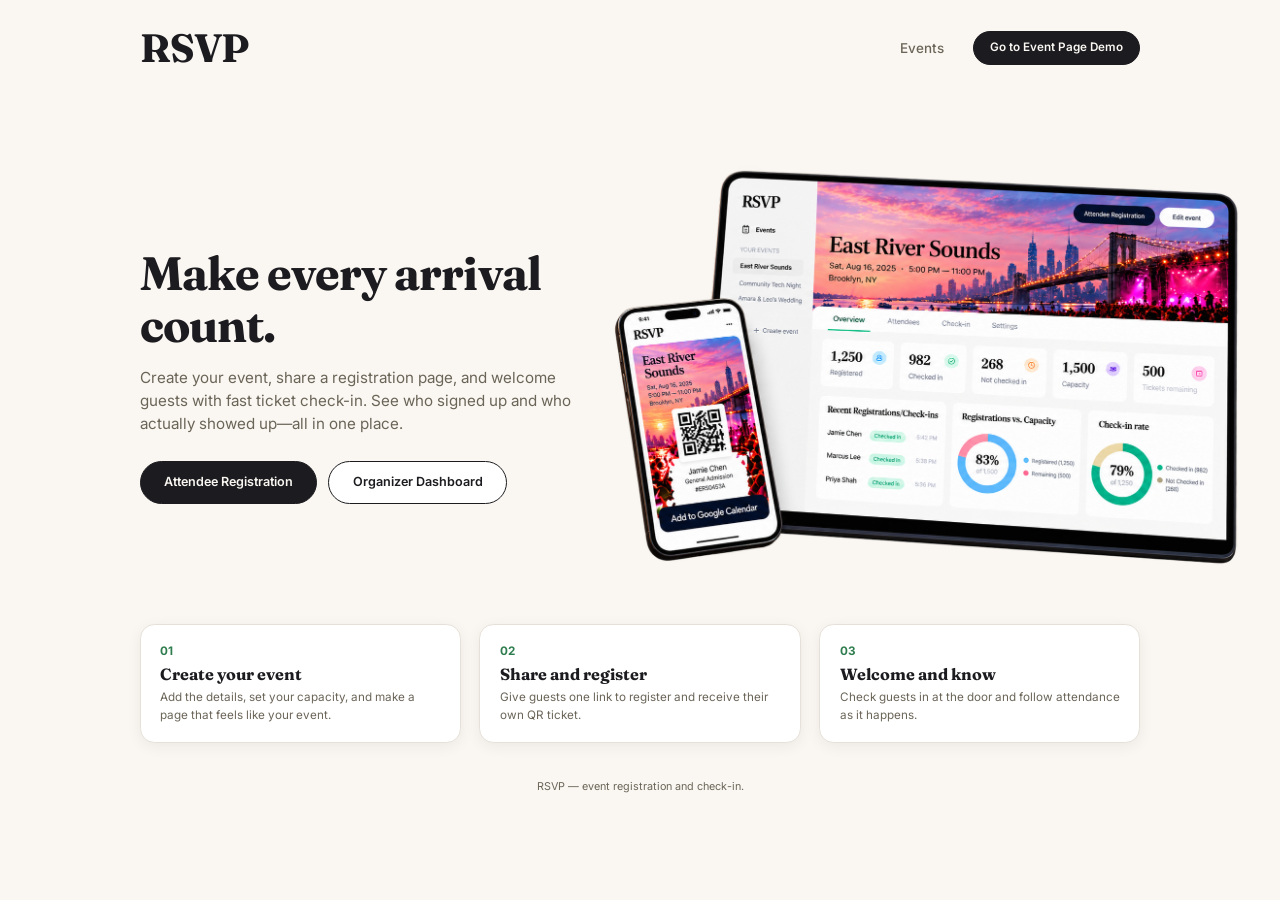
<file: index.html>
<!DOCTYPE html>
<html lang="en">
<head>
<meta charset="UTF-8">
<meta name="viewport" content="width=device-width, initial-scale=1.0">
<title>RSVP | Make every arrival count</title>
<link rel="stylesheet" href="theme.css">
<link rel="stylesheet" href="landing.css">
</head>
<body class="landing-page">

<div class="container landing-main">
  <nav class="nav">
    <a href="index.html" class="wordmark">RSVP</a>
    <div class="nav-links">
      <a href="dashboard.html">Events</a>
      <a href="public-event.html?event=community-tech-night" class="btn btn-primary btn-sm">Go to Event Page Demo</a>
    </div>
  </nav>

  <section class="hero">
    <div class="hero-copy">
      <h1>Make every arrival count.</h1>
      <p>Create your event, share a registration page, and welcome guests with fast ticket check-in. See who signed up and who actually showed up&mdash;all in one place.</p>
      <div class="hero-actions">
        <a href="public-event.html?event=community-tech-night" class="btn btn-primary">Attendee Registration</a>
        <a href="workspace.html?event=community-tech-night" class="btn btn-secondary btn-organizer-dashboard">Organizer Dashboard</a>
      </div>
    </div>

    <div class="hero-visual">
      <img class="hero-devices-img" src="assets/landing/hero-devices.png" alt="RSVP dashboard and ticket preview on laptop and phone">
      <!-- Live stats mockup card, hidden for now in favor of the device
           image above — kept in the DOM (not deleted) in case we want to
           swap back to it later. -->
      <div class="hero-backdrop placeholder-art" hidden></div>
      <div class="hero-preview-card" hidden>
        <div class="event-name">Community Tech Night</div>
        <div class="event-meta">Thu, Oct 15, 2026 &middot; Brooklyn, NY</div>
        <div class="hero-stats">
          <div class="hero-stat"><span class="n">80</span><span class="l">Capacity</span></div>
          <div class="hero-stat"><span class="n">54</span><span class="l">Registered</span></div>
          <div class="hero-stat"><span class="n">36</span><span class="l">Checked in</span></div>
        </div>
        <div class="hero-progress-label">
          <span>36 of 54 arrived</span>
          <span>67%</span>
        </div>
        <div class="progress-bar"><div class="progress-bar-fill" style="width:67%"></div></div>
        <div class="hero-guest-row">
          <span class="guest-name">Jamie Chen</span>
          <span class="badge badge-success">Checked in</span>
        </div>
        <div class="hero-guest-row">
          <span class="guest-name">Priya Shah</span>
          <span class="badge badge-success">Checked in</span>
        </div>
        <div class="hero-guest-row">
          <span class="guest-name">Sam Okafor</span>
          <span class="badge badge-success">Checked in</span>
        </div>
      </div>
    </div>
  </section>

  <section class="feature-row">
    <div class="card">
      <div class="step">01</div>
      <h3>Create your event</h3>
      <p>Add the details, set your capacity, and make a page that feels like your event.</p>
    </div>
    <div class="card">
      <div class="step">02</div>
      <h3>Share and register</h3>
      <p>Give guests one link to register and receive their own QR ticket.</p>
    </div>
    <div class="card">
      <div class="step">03</div>
      <h3>Welcome and know</h3>
      <p>Check guests in at the door and follow attendance as it happens.</p>
    </div>
  </section>
</div>

<footer class="site-footer">
  <div class="container">RSVP &mdash; event registration and check-in.</div>
</footer>

</body>
</html>
</file>
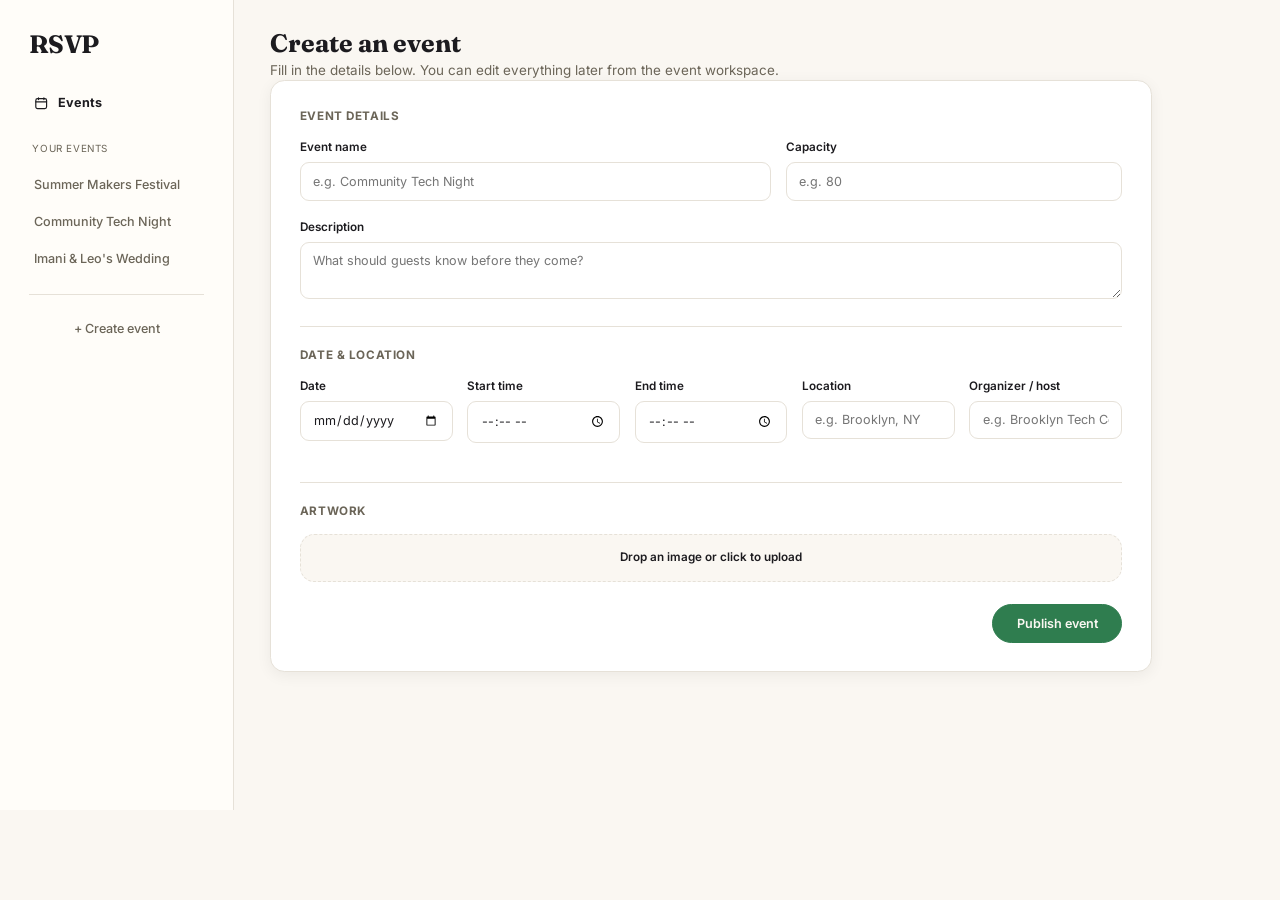
<file: create-event.html>
<!DOCTYPE html>
<html lang="en">
<head>
<meta charset="UTF-8">
<meta name="viewport" content="width=device-width, initial-scale=1.0">
<title>RSVP | Create an event</title>
<link rel="stylesheet" href="theme.css">
<link rel="stylesheet" href="public.css">
<link rel="stylesheet" href="forms.css">
</head>
<body>

<div class="app-shell">
  <aside class="sidebar"></aside>

  <main class="main">
    <div class="dashboard-header">
      <div>
        <h1 style="font-size:28px;margin:0;">Create an event</h1>
        <p class="muted" style="margin:4px 0 0;">Fill in the details below. You can edit everything later from the event workspace.</p>
      </div>
    </div>

    <div class="create-event-layout">
      <form class="card create-event-form">
        <div class="form-section">
          <h3 class="form-section-title">Event details</h3>
          <div class="field-row">
            <div class="field" style="flex:1.4;">
              <label for="ceName">Event name</label>
              <input id="ceName" type="text" placeholder="e.g. Community Tech Night">
            </div>
            <div class="field" style="margin-bottom:0;">
              <label for="ceCapacity">Capacity</label>
              <input id="ceCapacity" type="number" placeholder="e.g. 80">
            </div>
          </div>
          <div class="field" style="margin-bottom:0;">
            <label for="ceDesc">Description</label>
            <textarea id="ceDesc" placeholder="What should guests know before they come?" style="min-height:64px;"></textarea>
          </div>
        </div>

        <div class="form-section">
          <h3 class="form-section-title">Date &amp; location</h3>
          <div class="field-row">
            <div class="field">
              <label for="ceDate">Date</label>
              <input id="ceDate" type="date">
            </div>
            <div class="field">
              <label for="ceStart">Start time</label>
              <input id="ceStart" type="time">
            </div>
            <div class="field">
              <label for="ceEnd">End time</label>
              <input id="ceEnd" type="time">
            </div>
            <div class="field" style="margin-bottom:0;">
              <label for="ceLocation">Location</label>
              <input id="ceLocation" type="text" placeholder="e.g. Brooklyn, NY">
            </div>
            <div class="field" style="margin-bottom:0;">
              <label for="ceHost">Organizer / host</label>
              <input id="ceHost" type="text" placeholder="e.g. Brooklyn Tech Collective">
            </div>
          </div>
        </div>

        <div class="form-section" style="border-bottom:none;padding-bottom:0;">
          <h3 class="form-section-title">Artwork</h3>
          <div class="field" style="margin-bottom:0;">
            <label for="ceArtworkInput" class="upload-box" id="ceArtworkUploadBox" style="padding:16px;display:block;cursor:pointer;">Drop an image or click to upload</label>
            <input type="file" id="ceArtworkInput" accept="image/*" hidden>
          </div>
        </div>

        <div class="form-actions">
          <button type="button" id="publishEventBtn" class="btn btn-primary">Publish event</button>
        </div>
      </form>
    </div>
  </main>
</div>

<script src="events.js"></script>
<script>
  renderAppSidebar();

  // Holds the newly-picked cover image as a data URL until Publish is
  // clicked, mirroring workspace.js's settings-tab artwork upload.
  let ceArtworkDataUrl = null;

  const ceArtworkInput = document.getElementById("ceArtworkInput");
  const ceArtworkUploadBox = document.getElementById("ceArtworkUploadBox");
  ceArtworkInput.addEventListener("change", () => {
    const file = ceArtworkInput.files[0];
    if (!file) return;
    fileToCoverImageDataUrl(file)
      .then((dataUrl) => {
        ceArtworkDataUrl = dataUrl;
        ceArtworkUploadBox.innerHTML = `<img src="${ceArtworkDataUrl}" alt="Cover image preview" style="max-height:120px;border-radius:8px;display:block;margin:0 auto;">`;
      })
      .catch((e) => alert(e.message || "Couldn't read that image file."));
  });

  document.getElementById("publishEventBtn").addEventListener("click", () => {
    const name = document.getElementById("ceName").value.trim();
    if (!name) {
      alert("Give the event a name before publishing.");
      document.getElementById("ceName").focus();
      return;
    }

    const event = {
      id: slugifyEventName(name),
      name: name,
      description: document.getElementById("ceDesc").value.trim(),
      date: document.getElementById("ceDate").value,
      startTime: document.getElementById("ceStart").value,
      endTime: document.getElementById("ceEnd").value,
      location: document.getElementById("ceLocation").value.trim(),
      organizer: document.getElementById("ceHost").value.trim(),
      capacity: Number(document.getElementById("ceCapacity").value) || 0,
      registrationOpen: true,
      draft: false,
      artClass: "placeholder-art",
    };
    if (ceArtworkDataUrl) event.coverImage = ceArtworkDataUrl;

    try {
      upsertEvent(event);
    } catch (e) {
      alert(e.message || "Couldn't publish this event.");
      return;
    }
    window.location.href = `workspace.html?event=${encodeURIComponent(event.id)}`;
  });
</script>

</body>
</html>
</file>
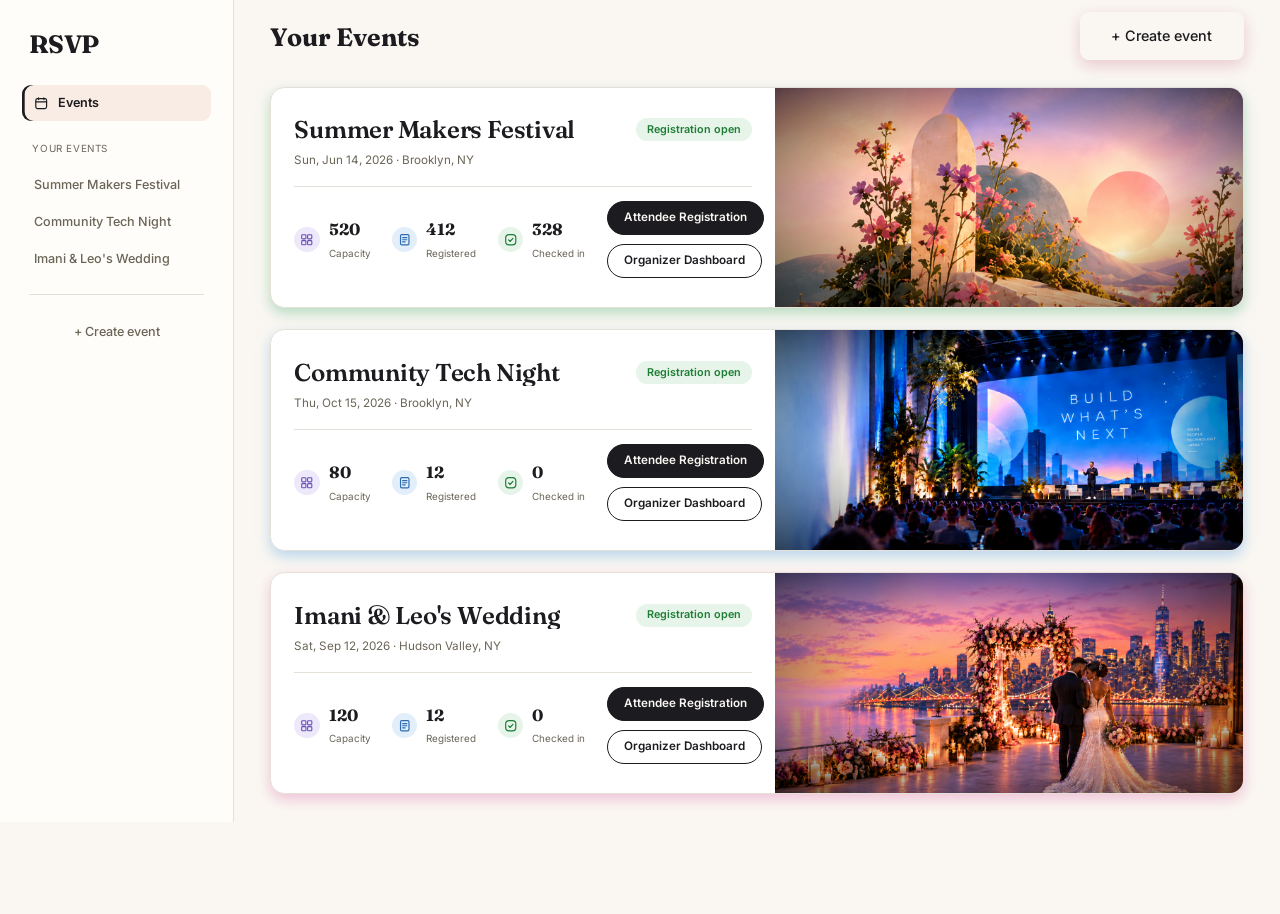
<file: dashboard.html>
<!DOCTYPE html>
<html lang="en">
<head>
<meta charset="UTF-8">
<meta name="viewport" content="width=device-width, initial-scale=1.0">
<title>RSVP | Your events</title>
<link rel="stylesheet" href="theme.css">
<link rel="stylesheet" href="dashboard.css">
</head>
<body>

<div class="app-shell">
  <aside class="sidebar"></aside>

  <main class="main dashboard-main">
    <div class="dashboard-header">
      <h1 style="font-size:28px;margin:0;">Your Events</h1>
      <a href="create-event.html" class="dashboard-create-btn">+ Create event</a>
    </div>

    <div class="event-grid" id="eventGrid"></div>
  </main>
</div>

<script src="events.js"></script>
<script src="dashboard.js"></script>
</body>
</html>
</file>
<file: theme.css>
@import url('https://fonts.googleapis.com/css2?family=DM+Serif+Display&family=Fraunces:wght@500;600;700;800&family=Inter:wght@400;500;600;700&display=swap');

:root {
  --color-bg: #FAF7F2;
  --color-surface: #FFFFFF;
  --color-surface-warm: #FFFDF9;
  --color-ink: #1C1B1F;
  --color-muted: #6B6558;
  --color-border: #E6E1D8;
  --color-accent: #2F7D4F;
  --color-accent-ink: #FAF7F2;

  --color-success-text: #1E7E34;
  --color-success-bg: #E6F4EA;
  --color-warning-text: #B06000;
  --color-warning-bg: #FEF7E0;
  --color-error-text: #C5221F;
  --color-error-bg: #FCE8E6;
  --color-purple-text: #6B4FBB;
  --color-purple-bg: #EDE8FA;
  --color-blue-text: #2D6CB0;
  --color-blue-bg: #E3EEFB;
  --color-yellow-text: #9A7B0A;
  --color-yellow-bg: #FBF3D4;
  --color-pink-text: #B6467A;
  --color-pink-bg: #FBE6F0;
  --color-neutral-fill: #D9D2C2;

  /* Softer, pastel-toned variants of the above — used for chart fills
     (rings, bars) where the full -text colors read as too dark/saturated. */
  --color-green-chart: #7FC49A;
  --color-blue-chart: #8FBFE8;
  --color-yellow-chart: #E8CC7E;
  --color-pink-chart: #E8A0C4;

  --color-dark-surface: #14120F;

  --font-display: 'Fraunces', serif;
  --font-body: 'Inter', sans-serif;

  --radius-card: 16px;
  --radius-pill: 999px;
  --shadow-card: 0 4px 16px rgba(0, 0, 0, 0.06);
}

* {
  box-sizing: border-box;
}

html, body {
  margin: 0;
  padding: 0;
}

body {
  background: var(--color-bg);
  color: var(--color-ink);
  font-family: var(--font-body);
  font-size: 15px;
  line-height: 1.5;
  -webkit-font-smoothing: antialiased;
  /* Bakes in the "90% zoom" density you liked, instead of relying on each
     visitor's own browser zoom level. Chrome/Edge-only (non-standard CSS
     property), which is fine since that's what this is being viewed in. */
  zoom: 0.9;
}

img {
  max-width: 100%;
  display: block;
}

a {
  color: inherit;
  text-decoration: none;
}

h1, h2, h3, h4 {
  font-family: var(--font-display);
  font-weight: 700;
  margin: 0 0 8px;
  line-height: 1.1;
}

p {
  margin: 0 0 12px;
  color: var(--color-muted);
}

.wordmark {
  font-family: var(--font-display);
  font-weight: 700;
  font-size: 28px;
  color: var(--color-ink);
  letter-spacing: -0.02em;
}

.container {
  max-width: 1160px;
  margin: 0 auto;
  padding: 0 24px;
}

/* Buttons */
.btn {
  display: inline-flex;
  align-items: center;
  justify-content: center;
  gap: 8px;
  font-family: var(--font-body);
  font-weight: 600;
  font-size: 14px;
  border-radius: var(--radius-pill);
  padding: 12px 26px;
  border: 1px solid transparent;
  cursor: pointer;
  transition: transform 0.12s ease, background 0.12s ease, box-shadow 0.12s ease;
  white-space: nowrap;
}

.btn:hover {
  transform: translateY(-1px);
}

.btn-primary {
  background: var(--color-accent);
  color: var(--color-accent-ink);
  border-color: var(--color-accent);
}

.btn-primary:hover {
  box-shadow: 0 6px 18px rgba(196, 96, 122, 0.3);
}

.btn-secondary {
  background: var(--color-surface);
  color: var(--color-ink);
  border-color: var(--color-border);
}

.btn-secondary:hover {
  border-color: var(--color-ink);
}

.btn-organizer-dashboard {
  border-color: var(--color-ink);
}

.btn-ink {
  background: var(--color-ink);
  color: var(--color-bg);
  border-color: var(--color-ink);
}

.btn-sm {
  padding: 8px 18px;
  font-size: 13px;
}

.btn-block {
  width: 100%;
}

/* Cards */
.card {
  background: var(--color-surface);
  border: 1px solid var(--color-border);
  border-radius: var(--radius-card);
  box-shadow: var(--shadow-card);
  padding: 24px;
}

/* Status badges */
.badge {
  display: inline-flex;
  align-items: center;
  gap: 6px;
  font-size: 12px;
  font-weight: 600;
  padding: 4px 12px;
  border-radius: var(--radius-pill);
}

.badge-success {
  background: var(--color-success-bg);
  color: var(--color-success-text);
}

.badge-warning {
  background: var(--color-warning-bg);
  color: var(--color-warning-text);
}

.badge-error {
  background: var(--color-error-bg);
  color: var(--color-error-text);
}

.badge-muted {
  background: var(--color-border);
  color: var(--color-muted);
}

.badge-blue {
  background: var(--color-blue-bg);
  color: var(--color-blue-text);
}

/* Segmented control */
.segmented {
  display: inline-flex;
  background: var(--color-bg);
  border: 1px solid var(--color-border);
  border-radius: var(--radius-pill);
  padding: 4px;
  gap: 4px;
}

.segmented button {
  border: none;
  background: transparent;
  font-family: var(--font-body);
  font-weight: 600;
  font-size: 13px;
  padding: 8px 18px;
  border-radius: var(--radius-pill);
  cursor: pointer;
  color: var(--color-muted);
}

.segmented button.active {
  background: var(--color-ink);
  color: var(--color-bg);
}

/* Filter pills (non-segmented, individually toggled) */
.pill-row {
  display: flex;
  flex-wrap: wrap;
  gap: 8px;
}

.pill {
  border: 1px solid var(--color-border);
  background: var(--color-surface);
  color: var(--color-muted);
  font-family: var(--font-body);
  font-weight: 600;
  font-size: 13px;
  padding: 8px 16px;
  border-radius: var(--radius-pill);
  cursor: pointer;
}

.pill.active {
  background: var(--color-accent);
  border-color: var(--color-accent);
  color: var(--color-accent-ink);
}

/* Sidebar nav */
.app-shell {
  display: flex;
  min-height: 100vh;
}

.sidebar {
  width: 260px;
  flex-shrink: 0;
  background: var(--color-surface-warm);
  border-right: 1px solid var(--color-border);
  padding: 28px 24px;
  display: flex;
  flex-direction: column;
  gap: 24px;
}

.sidebar-header {
  padding: 0 8px;
}

.sidebar-nav {
  display: flex;
  flex-direction: column;
  gap: 6px;
}

.sidebar-nav a,
.sidebar-nav button {
  display: flex;
  align-items: center;
  gap: 10px;
  padding: 10px 14px;
  border-radius: 10px;
  color: var(--color-muted);
  font-weight: 500;
  font-size: 14px;
  border: none;
  background: transparent;
  text-align: left;
  cursor: pointer;
  font-family: var(--font-body);
  width: 100%;
}

.sidebar-nav a.nav-events-link {
  font-weight: 700;
  color: var(--color-ink);
}

.sidebar-nav a:hover,
.sidebar-nav button:hover {
  background: var(--color-bg);
  color: var(--color-ink);
}

.sidebar-nav a.active,
.sidebar-nav button.active {
  background: rgba(193, 89, 46, 0.1);
  color: var(--color-ink);
  font-weight: 600;
  box-shadow: inset 3px 0 0 var(--color-ink);
}

.sidebar-divider {
  height: 1px;
  background: var(--color-border);
  margin: 12px 8px;
}

.sidebar-label {
  font-size: 11px;
  text-transform: uppercase;
  letter-spacing: 0.06em;
  color: var(--color-muted);
  padding: 0 12px;
  margin-top: 16px;
  margin-bottom: 6px;
}

.main {
  flex: 1;
  min-width: 0;
  padding: 32px 40px;
}

/* Tab bar */
.tab-bar {
  display: flex;
  gap: 24px;
  border-bottom: 1px solid var(--color-border);
  margin-bottom: 24px;
}

.tab-bar button,
.tab-bar a {
  border: none;
  background: transparent;
  font-family: var(--font-body);
  font-weight: 500;
  font-size: 14px;
  color: var(--color-muted);
  padding: 12px 2px;
  cursor: pointer;
  border-bottom: 2px solid transparent;
  margin-bottom: -1px;
  text-decoration: none;
}

.tab-bar button.active,
.tab-bar a.active {
  color: var(--color-ink);
  border-bottom-color: var(--color-accent);
  font-weight: 600;
}

/* Form elements */
.field {
  margin-bottom: 20px;
}

.field label {
  display: block;
  font-weight: 600;
  font-size: 13px;
  margin-bottom: 6px;
  color: var(--color-ink);
}

.field input[type="text"],
.field input[type="email"],
.field input[type="number"],
.field input[type="date"],
.field input[type="time"],
.field input[type="search"],
.field textarea,
.field select {
  width: 100%;
  font-family: var(--font-body);
  font-size: 14px;
  padding: 12px 14px;
  border: 1px solid var(--color-border);
  border-radius: 10px;
  background: var(--color-surface);
  color: var(--color-ink);
}

.field input:focus,
.field textarea:focus,
.field select:focus {
  outline: none;
  border-color: var(--color-accent);
}

.field textarea {
  resize: vertical;
  min-height: 100px;
}

.search-input {
  font-family: var(--font-body);
  font-size: 14px;
  padding: 12px 14px;
  border: 1px solid var(--color-border);
  border-radius: 10px;
  background: var(--color-surface);
  color: var(--color-ink);
}

.search-input:focus {
  outline: none;
  border-color: var(--color-accent);
}

.field-hint {
  color: var(--color-muted);
  font-size: 12px;
  margin-top: 6px;
}

.field-row {
  display: flex;
  gap: 16px;
}

.field-row .field {
  flex: 1;
}

.upload-box {
  border: 1.5px dashed var(--color-border);
  border-radius: var(--radius-card);
  padding: 32px;
  text-align: center;
  color: var(--color-muted);
  font-size: 13px;
  cursor: pointer;
  background: var(--color-bg);
}

.toggle {
  position: relative;
  display: inline-block;
  width: 42px;
  height: 24px;
  cursor: pointer;
  flex-shrink: 0;
}

.toggle input {
  position: absolute;
  inset: 0;
  opacity: 0;
  margin: 0;
  cursor: pointer;
}

.toggle-track {
  position: absolute;
  inset: 0;
  background: var(--color-border);
  border-radius: var(--radius-pill);
  transition: background 0.15s ease;
  pointer-events: none;
}

.toggle input:checked ~ .toggle-track {
  background: var(--color-accent);
}

.toggle-thumb {
  position: absolute;
  top: 3px;
  left: 3px;
  width: 18px;
  height: 18px;
  background: #fff;
  border-radius: 50%;
  transition: left 0.15s ease;
  pointer-events: none;
  box-shadow: 0 1px 2px rgba(0, 0, 0, 0.2);
}

.toggle input:checked ~ .toggle-thumb {
  left: 21px;
}

/* Gradient placeholders */
.placeholder-art {
  background: linear-gradient(135deg, #F0C6C0 0%, #C98A93 45%, #6E4258 100%);
  border-radius: var(--radius-card);
}

.placeholder-art-alt {
  background: linear-gradient(135deg, #F4DCC9 0%, #E3AEA6 45%, #9C6470 100%);
}

.placeholder-art-cool {
  background: linear-gradient(135deg, #D8CFC0 0%, #A99D86 45%, #4A4436 100%);
}

.muted {
  color: var(--color-muted);
}

.text-accent {
  color: var(--color-accent);
}

.stat-grid {
  display: grid;
  grid-template-columns: repeat(auto-fit, minmax(160px, 1fr));
  gap: 16px;
}

.stat-card {
  background: var(--color-surface);
  border: 1px solid var(--color-border);
  border-radius: var(--radius-card);
  padding: 20px;
}

.stat-card-top {
  display: flex;
  align-items: flex-start;
  justify-content: space-between;
  gap: 8px;
}

.stat-badge {
  width: 28px;
  height: 28px;
  border-radius: 50%;
  display: flex;
  align-items: center;
  justify-content: center;
  flex-shrink: 0;
}

.stat-badge svg {
  width: 15px;
  height: 15px;
}

.stat-badge-green {
  background: var(--color-success-bg);
  color: var(--color-success-text);
}

.stat-badge-orange {
  background: var(--color-warning-bg);
  color: var(--color-warning-text);
}

.stat-badge-purple {
  background: var(--color-purple-bg);
  color: var(--color-purple-text);
}

.stat-badge-blue {
  background: var(--color-blue-bg);
  color: var(--color-blue-text);
}

.stat-badge-yellow {
  background: var(--color-yellow-bg);
  color: var(--color-yellow-text);
}

.stat-badge-pink {
  background: var(--color-pink-bg);
  color: var(--color-pink-text);
}

.stat-card .stat-value {
  font-family: var(--font-display);
  font-size: 32px;
  font-weight: 700;
}

.stat-card .stat-label {
  font-size: 13px;
  color: var(--color-muted);
  font-weight: 500;
}

.progress-bar {
  height: 8px;
  background: var(--color-border);
  border-radius: var(--radius-pill);
  overflow: hidden;
}

.progress-bar-fill {
  height: 100%;
  background: var(--color-accent);
  border-radius: var(--radius-pill);
}

table {
  width: 100%;
  border-collapse: collapse;
  font-size: 14px;
}

table th {
  text-align: left;
  font-size: 12px;
  text-transform: uppercase;
  letter-spacing: 0.04em;
  color: var(--color-muted);
  padding: 10px 12px;
  border-bottom: 1px solid var(--color-border);
}

table td {
  padding: 12px;
  border-bottom: 1px solid var(--color-border);
}

table tr:last-child td {
  border-bottom: none;
}

@media (max-width: 860px) {
  .app-shell {
    flex-direction: column;
  }
  .sidebar {
    width: 100%;
    flex-direction: row;
    overflow-x: auto;
    border-right: none;
    border-bottom: 1px solid var(--color-border);
  }
  .main {
    padding: 24px 16px;
  }
}
</file>
<file: landing.css>
/* Scoped to the landing page only (not the shared .container class used
   elsewhere) so body fills exactly 100vh and .hero can flex-grow to absorb
   whatever space nav/steps/footer don't use — giving it natural breathing
   room without guessing at fixed padding values, and guaranteeing no
   scroll regardless of viewport height. */
body.landing-page {
  display: flex;
  flex-direction: column;
  min-height: 100vh;
}

.landing-main {
  flex: 1;
  display: flex;
  flex-direction: column;
  min-height: 0;
}

.nav {
  display: flex;
  align-items: center;
  justify-content: space-between;
  padding: 20px 0;
  flex-shrink: 0;
}

.nav .wordmark {
  font-size: 44px;
}

/* This page's primary buttons are black/white, not the app's usual green
   accent — scoped to body.landing-page so the rest of the app is unaffected. */
.landing-page .btn-primary {
  background: var(--color-ink);
  border-color: var(--color-ink);
  color: #FAF7F2;
}

.landing-page .btn-primary:hover {
  box-shadow: 0 6px 18px rgba(0, 0, 0, 0.3);
}

.nav-links {
  display: flex;
  align-items: center;
  gap: 32px;
}

.nav-links a:not(.btn) {
  font-weight: 500;
  color: var(--color-muted);
}

.nav-links a:not(.btn):hover {
  color: var(--color-ink);
}

.hero {
  flex: 1;
  min-height: 0;
  display: grid;
  grid-template-columns: 1fr 1fr;
  gap: 56px;
  align-items: center;
  padding: 24px 0;
}

.hero h1 {
  font-size: 52px;
  letter-spacing: -0.02em;
  margin-bottom: 18px;
}

.hero-copy p {
  font-size: 17px;
  max-width: 46ch;
  margin-bottom: 28px;
}

.hero-actions {
  display: flex;
  gap: 12px;
  flex-wrap: wrap;
}

.hero-visual {
  position: relative;
  min-height: 340px;
}

.hero-backdrop {
  position: absolute;
  inset: 0;
  border-radius: 24px;
  /* placeholder for future event artwork upload */
}

.hero-devices-img {
  display: block;
  width: 185%;
  max-width: none;
  height: auto;
  margin-left: -38%;
}

.hero-preview-card {
  position: absolute;
  bottom: -16px;
  left: 24px;
  right: -24px;
  background: var(--color-surface);
  border: 1px solid var(--color-border);
  border-radius: var(--radius-card);
  box-shadow: 0 20px 40px rgba(20, 18, 15, 0.18);
  padding: 18px;
}

.hero-preview-card .event-name {
  font-family: var(--font-display);
  font-size: 18px;
  margin-bottom: 2px;
}

.hero-preview-card .event-meta {
  font-size: 13px;
  color: var(--color-muted);
  margin-bottom: 10px;
}

.hero-stats {
  display: grid;
  grid-template-columns: repeat(3, 1fr);
  gap: 10px;
  margin-bottom: 10px;
}

.hero-stat {
  text-align: center;
  background: var(--color-bg);
  border-radius: 12px;
  padding: 8px 6px;
}

.hero-stat .n {
  font-family: var(--font-display);
  font-size: 20px;
  font-weight: 700;
  display: block;
}

.hero-stat .l {
  font-size: 11px;
  color: var(--color-muted);
}

.hero-progress-label {
  display: flex;
  justify-content: space-between;
  font-size: 12px;
  color: var(--color-muted);
  margin-bottom: 6px;
}

.hero-guest-row {
  display: flex;
  align-items: center;
  justify-content: space-between;
  padding: 5px 0;
  border-top: 1px solid var(--color-border);
  font-size: 13px;
  margin-top: 6px;
}

.hero-guest-row .guest-name {
  font-weight: 500;
}

.feature-row {
  flex-shrink: 0;
  display: grid;
  grid-template-columns: repeat(3, 1fr);
  gap: 20px;
  padding: 24px 0;
  margin-top: -60px;
}

.feature-row .card {
  padding: 20px 22px;
}

.feature-row .card h3 {
  font-size: 18px;
  margin-bottom: 6px;
}

.feature-row .card p {
  font-size: 13px;
  margin-bottom: 0;
}

.feature-row .card .step {
  color: var(--color-accent);
  font-weight: 700;
  font-size: 13px;
  margin-bottom: 6px;
}

footer.site-footer {
  flex-shrink: 0;
  text-align: center;
  padding: 16px 0;
  color: var(--color-muted);
  font-size: 12px;
}

@media (max-width: 860px) {
  .hero {
    grid-template-columns: 1fr;
    padding-top: 16px;
  }
  .hero h1 {
    font-size: 42px;
  }
  .hero-visual {
    min-height: 320px;
    margin-top: 24px;
  }
  .hero-preview-card {
    right: 0;
  }
  .feature-row {
    grid-template-columns: 1fr;
  }
  .nav-links {
    gap: 16px;
  }
  .nav-links span.nav-label {
    display: none;
  }
}
</file>
<file: public.css>
body {
  background: var(--color-bg);
}

.guest-brand-bar {
  display: flex;
  align-items: center;
  gap: 12px;
  padding: 20px 40px;
}

.guest-brand-sep {
  color: var(--color-border);
  font-size: 20px;
}

.guest-brand-organizer {
  font-size: 14px;
  font-weight: 600;
  color: var(--color-ink);
}

.guest-brand-dashboard-btn {
  margin-left: auto;
}

.guest-brand-bar .wordmark {
  font-size: 28px;
}

.guest-main {
  width: calc(100% - 48px);
  margin: 0 auto;
  padding: 0 0 80px;
}

.event-header {
  position: relative;
  aspect-ratio: 782 / 195;
  min-height: 195px;
  overflow: hidden;
  width: calc(100% - 48px);
  margin: 8px auto 0;
  border-radius: var(--radius-card);
}

.event-header-art {
  position: absolute;
  inset: 0;
}

.event-header-overlay {
  position: absolute;
  inset: 0;
  z-index: 1;
  display: flex;
  flex-direction: column;
  justify-content: flex-end;
  padding: 12px 40px 80px 60px;
}

.event-header-meta {
  margin-top: 10px;
}

.event-header-meta h1 {
  font-family: var(--font-display);
  font-size: 72px;
  font-weight: 500;
  font-style: normal;
  line-height: 0.96;
  letter-spacing: -0.02em;
  margin: 0 0 14px;
  color: #101010;
  max-width: 640px;
  text-align: left;
}

.event-header-sub {
  color: var(--color-ink);
  font-size: 19px;
  margin-bottom: 3px;
}

#live-registration {
  margin-top: 0;
}

.ticket-hero {
  height: 200px;
  border-radius: var(--radius-card);
}

.ticket-card {
  max-width: 420px;
  margin: -60px auto 60px;
  position: relative;
  text-align: center;
  padding: 32px 24px;
}

.qr-placeholder {
  width: 180px;
  height: 180px;
  margin: 20px auto;
  border: 1px solid var(--color-border);
  border-radius: 12px;
  background:
    repeating-linear-gradient(45deg, #E6E1D8 0, #E6E1D8 6px, #FFFFFF 6px, #FFFFFF 12px);
  display: flex;
  align-items: center;
  justify-content: center;
}

.qr-placeholder span {
  background: var(--color-surface);
  padding: 4px 10px;
  border-radius: 6px;
  font-size: 12px;
  color: var(--color-muted);
  font-weight: 600;
}

.ticket-id {
  font-family: var(--font-display);
  font-size: 20px;
  letter-spacing: 0.04em;
  margin: 8px 0 16px;
}

/* Light, additive styling for script.js's real #app markup (event-card,
   registration-form, ticket, cancellation) so the embedded live widget
   matches the page without touching script.js/style.css. */

#app.guest-columns {
  display: grid;
  grid-template-columns: 1fr 1fr 1fr;
  align-items: start;
  gap: 28px;
  margin-top: 32px;
}

#app .event-card,
#app .registration-form {
  background: var(--color-surface);
  border: 1px solid var(--color-border);
  border-radius: var(--radius-card);
  box-shadow: var(--shadow-card);
  padding: 28px;
}

#app .event-card + .event-card {
  margin-top: 20px;
}

#appForm .registration-form,
#appForm .ticket,
#appForm .cancellation,
#appTicket .event-card,
#appTicket .ticket-placeholder,
#appTicket .cancellation {
  position: sticky;
  top: 24px;
  align-self: start;
  margin: 0;
}

#appInfo .event-card {
  align-self: start;
}

@media (max-width: 860px) {
  #app.guest-columns {
    grid-template-columns: 1fr;
  }
  #appForm .registration-form,
  #appForm .ticket,
  #appForm .cancellation,
  #appTicket .event-card,
  #appTicket .ticket-placeholder,
  #appTicket .cancellation {
    position: static;
  }
}

#app .ticket-placeholder {
  background: var(--color-surface);
  border: 1.5px dashed var(--color-border);
  border-radius: var(--radius-card);
  padding: 40px 24px;
  text-align: center;
  color: var(--color-muted);
}

#app .ticket-placeholder-icon {
  width: 44px;
  height: 44px;
  margin: 0 auto 14px;
  border-radius: 50%;
  background: var(--color-bg);
  display: flex;
  align-items: center;
  justify-content: center;
  color: var(--color-muted);
}

#app .ticket-placeholder p {
  font-size: 13px;
  margin: 0;
}

#app .cancellation {
  background: var(--color-surface);
  border: 1px solid var(--color-border);
  border-radius: var(--radius-card);
  box-shadow: var(--shadow-card);
  padding: 28px;
  text-align: center;
}

.ticket-section-title {
  margin-bottom: 16px;
  text-align: center;
}

#app .ticket {
  position: relative;
  width: 100%;
  box-sizing: border-box;
  overflow: hidden;
  border-radius: 16px;
  text-align: center;
  background-size: cover;
  background-position: 42% center;
  aspect-ratio: 9 / 14.5;
  max-height: 820px;
}

#app .ticket::before {
  content: "";
  position: absolute;
  inset: 0;
  background: rgba(255, 255, 255, 0.2);
  pointer-events: none;
  z-index: 0;
}

#app .ticket::after {
  content: "";
  position: absolute;
  left: 0;
  right: 0;
  bottom: 0;
  height: 65%;
  background: linear-gradient(to top,
    rgba(0, 0, 0, 0.85) 0%,
    rgba(0, 0, 0, 0.65) 20%,
    rgba(0, 0, 0, 0.4) 40%,
    rgba(0, 0, 0, 0.2) 60%,
    rgba(0, 0, 0, 0.08) 80%,
    transparent 100%);
  pointer-events: none;
  z-index: 0;
}

#app .ticket-overlay {
  position: relative;
  z-index: 1;
  height: 100%;
  padding: 56px 24px 24px 32px;
  display: flex;
  flex-direction: column;
}

#app .ticket-overlay h2,
#app .ticket-overlay p,
#app .ticket-overlay p strong {
  color: var(--color-ink);
}

#app .ticket-event-name {
  font-size: 47px;
  font-weight: 500;
  line-height: 1.05;
  margin-bottom: 10px;
  text-align: left;
}

#app .ticket-meta-line {
  text-align: left;
}

#app .ticket-meta-line {
  font-size: 17px;
  margin-bottom: 4px;
}

#app .ticket-meta-line:first-of-type {
  margin-top: 14px;
}

#app .ticket-meta-line:last-of-type {
  margin-bottom: 0;
}

/* Fixed, explicit square (not padding-derived) so it can never render
   taller/wider than intended regardless of what the QR library itself
   produces internally. */
#app .ticket-qr-card {
  display: flex;
  align-items: center;
  justify-content: center;
  align-self: center;
  width: 252px;
  height: 252px;
  box-sizing: border-box;
  background: #fff;
  border-radius: 12px;
  margin: 48px auto 14px;
}

#app .ticket #qrcode {
  width: 200px;
  height: 200px;
}

#app .ticket #qrcode img,
#app .ticket #qrcode canvas,
#app .ticket #qrcode table {
  display: block;
  width: 200px !important;
  height: 200px !important;
}

#app .ticket-guest-card {
  align-self: center;
  width: 100%;
  box-sizing: border-box;
  position: relative;
  z-index: 2;
  margin-top: 24px;
}

#app .ticket-guest-name.ticket-guest-name {
  font-weight: 700;
  font-size: 27px;
  margin-bottom: 6px;
  color: #fff;
}

#app .ticket-guest-type.ticket-guest-type {
  font-size: 19px;
  margin-bottom: 4px;
  color: #fff;
  opacity: 1;
}

#app .ticket-guest-id.ticket-guest-id {
  font-size: 19px;
  color: #fff;
  margin-bottom: 0;
}

#app .ticket-actions {
  margin-top: 20px;
}

#app .ticket-delete-link {
  background: transparent;
  border: none;
  color: var(--color-muted);
  font-weight: 500;
  padding: 8px;
}

#app .ticket-delete-link:hover {
  color: var(--color-ink);
  text-decoration: underline;
}

#app .card-facts {
  display: flex;
  gap: 28px;
  flex-wrap: wrap;
}

#app .card-facts .label {
  display: block;
  font-size: 11px;
  text-transform: uppercase;
  letter-spacing: 0.06em;
  color: var(--color-muted);
  margin-bottom: 4px;
}

#app .card-facts .value {
  font-size: 14px;
  font-weight: 600;
}

#app .card-divider {
  height: 1px;
  background: var(--color-border);
  margin: 20px 0;
}

#app .card-divider.dashed {
  height: 0;
  border-top: 1px dashed var(--color-border);
  background: none;
  margin: 24px 0 20px;
}

#app .card-desc {
  color: var(--color-muted);
  font-size: 17px;
  line-height: 1.6;
  margin: 0;
}

#app .card-detail-row {
  padding: 12px 0;
  border-bottom: 1px dashed var(--color-border);
}

#app .card-detail-row:last-child {
  border-bottom: none;
}

#app .card-detail-label {
  display: block;
  font-size: 12px;
  text-transform: uppercase;
  letter-spacing: 0.04em;
  color: var(--color-muted);
  margin-bottom: 4px;
}

#app .card-detail-value {
  display: block;
  font-size: 17px;
  color: var(--color-ink);
}

#app .card-availability {
  margin-top: 0;
}

#app .card-availability .avail-row {
  display: flex;
  justify-content: space-between;
  font-size: 13px;
  color: var(--color-muted);
  margin-bottom: 6px;
}

#app .registration-form h2 {
  margin-bottom: 16px;
}

#app .registration-form p {
  font-size: 17px;
}

#app .reg-fields {
  max-height: 0;
  opacity: 0;
  overflow: hidden;
  transition: max-height 0.35s ease, opacity 0.25s ease;
}

#app .reg-fields.expanded {
  max-height: 260px;
  opacity: 1;
}

#app label {
  display: block;
  font-weight: 600;
  font-size: 13px;
  margin-bottom: 4px;
}

#app input[type="text"],
#app input[type="email"] {
  width: 100%;
  font-family: var(--font-body);
  font-size: 14px;
  padding: 12px 14px;
  border: 1px solid var(--color-border);
  border-radius: 10px;
  margin: 0 0 16px;
}

#app button {
  font-family: var(--font-body);
  font-weight: 600;
  font-size: 14px;
  border-radius: var(--radius-pill);
  padding: 12px 26px;
  border: 1px solid var(--color-accent);
  background: var(--color-accent);
  color: var(--color-accent-ink);
  cursor: pointer;
}

#app #qrcode {
  margin: 16px 0;
}

#app #calendarBtn,
#app #cancelBtn {
  font-size: 17px;
  display: block;
  width: 100%;
  margin-top: 10px;
}

#app #calendarBtn,
#app #registerBtn {
  font-size: 17px;
  background: var(--color-ink);
  border-color: var(--color-ink);
  color: var(--color-bg);
}
</file>
<file: forms.css>
.create-event-form {
  padding: 8px 32px 32px;
  max-width: 980px;
}

.create-event-form .field-row {
  flex-wrap: wrap;
}

.create-event-form .field-row .field {
  flex: 1;
  min-width: 160px;
}

.form-section {
  padding: 24px 0;
  border-bottom: 1px solid var(--color-border);
}

.form-section:first-child {
  padding-top: 24px;
}

.form-section-title {
  font-family: var(--font-body);
  font-size: 13px;
  font-weight: 700;
  text-transform: uppercase;
  letter-spacing: 0.05em;
  color: var(--color-muted);
  margin-bottom: 18px;
}

.form-actions {
  display: flex;
  gap: 12px;
  justify-content: flex-end;
  margin-top: 24px;
}

.modal-overlay {
  position: fixed;
  inset: 0;
  background: rgba(20, 18, 15, 0.55);
  display: flex;
  align-items: center;
  justify-content: center;
  padding: 24px;
  z-index: 100;
}

.modal-overlay[hidden] {
  display: none;
}

.modal-panel {
  position: relative;
  width: 100%;
  max-width: 640px;
  max-height: 90vh;
  background: var(--color-bg);
  border-radius: var(--radius-card);
  overflow: hidden;
  box-shadow: 0 20px 60px rgba(0, 0, 0, 0.3);
}

.modal-close {
  position: absolute;
  top: 14px;
  right: 14px;
  width: 36px;
  height: 36px;
  border-radius: 50%;
  border: none;
  background: rgba(20, 18, 15, 0.55);
  color: #FAF7F2;
  font-size: 20px;
  line-height: 1;
  cursor: pointer;
  z-index: 10;
  display: flex;
  align-items: center;
  justify-content: center;
}

.modal-close:hover {
  background: rgba(20, 18, 15, 0.8);
}
</file>
<file: dashboard.css>
.sidebar-event-link {
  font-size: 13px;
  padding-left: 20px;
  color: var(--color-muted);
}

.sidebar-create-btn {
  margin-top: 4px;
}

.dashboard-main {
  padding-top: 14px;
}

.dashboard-header {
  display: flex;
  align-items: center;
  justify-content: space-between;
  margin-bottom: 28px;
}

.dashboard-create-btn {
  display: inline-flex;
  align-items: center;
  justify-content: center;
  gap: 10px;
  padding: 14px 34px;
  border-radius: 10px;
  color: var(--color-ink);
  font-weight: 500;
  font-size: 16px;
  font-family: var(--font-body);
  background: var(--color-bg);
  border: 1px solid transparent;
  cursor: pointer;
  transform: translateY(-1px);
  box-shadow: 0 6px 18px rgba(196, 96, 122, 0.3);
  transition: transform 0.12s ease, background 0.12s ease, box-shadow 0.12s ease;
}

.event-grid {
  display: flex;
  flex-direction: column;
  gap: 24px;
}

.event-card {
  background: var(--color-surface);
  border: 1px solid var(--color-border);
  border-radius: var(--radius-card);
  box-shadow: var(--shadow-card);
  overflow: hidden;
  display: flex;
  flex-direction: row-reverse;
  align-items: stretch;
}

/* Colored drop shadows cycling through the pastel chart palette
   (blue/pink/green-chart from theme.css), so cards don't all look
   identical in a long stacked list. */
.event-card:nth-child(3n+1) {
  box-shadow: 0 6px 14px rgba(127, 196, 154, 0.55);
}

.event-card:nth-child(3n+2) {
  box-shadow: 0 6px 14px rgba(143, 191, 232, 0.6);
}

.event-card:nth-child(3n+3) {
  box-shadow: 0 6px 14px rgba(232, 160, 196, 0.6);
}

.event-card-art {
  position: relative;
  width: 520px;
  flex-shrink: 0;
  background-color: var(--color-bg);
  overflow: hidden;
}

.event-card-art-fill {
  position: absolute;
  inset: -20px;
  background-size: cover;
  background-position: right center;
}

.event-card-art::after {
  content: "";
  position: absolute;
  inset: 0;
  background: radial-gradient(ellipse at center, transparent 45%, rgba(0, 0, 0, 0.65) 100%);
  pointer-events: none;
}

.event-card-body {
  flex: 1;
  min-width: 0;
  padding: 32px 26px;
  display: flex;
  flex-direction: column;
  justify-content: center;
}

.event-card-top {
  display: flex;
  justify-content: space-between;
  align-items: center;
  gap: 16px;
  margin-bottom: 10px;
}

.event-card-top .badge {
  flex-shrink: 0;
}

.event-card-body h3 {
  font-size: 27px;
  font-weight: 600;
  letter-spacing: -0.01em;
  line-height: 1.1;
  margin-bottom: 0;
  min-width: 0;
  white-space: nowrap;
  overflow: hidden;
  text-overflow: ellipsis;
}

.event-card-meta {
  font-size: 13px;
  color: var(--color-muted);
  margin-bottom: 18px;
}

.event-mini-stats {
  display: flex;
  align-items: center;
  gap: 24px;
  padding-top: 16px;
  border-top: 1px solid var(--color-border);
}

.event-mini-stat {
  flex: 0 0 auto;
  display: flex;
  align-items: center;
  gap: 10px;
}

.event-card-actions {
  display: flex;
  gap: 10px;
  margin-left: auto;
  flex-wrap: wrap;
}

.event-card-action-purple {
  background: var(--color-surface);
  color: var(--color-ink);
  border-color: var(--color-ink);
}

.event-card-action-purple:hover {
  background: var(--color-bg);
}

@media (max-width: 640px) {
  .event-card {
    flex-direction: column;
  }
  .event-card-art {
    width: 100%;
    height: 140px;
  }
}

.event-mini-stat .n {
  font-family: var(--font-display);
  font-size: 18px;
  font-weight: 700;
  display: block;
}

.event-mini-stat .l {
  font-size: 11px;
  color: var(--color-muted);
}
</file>
